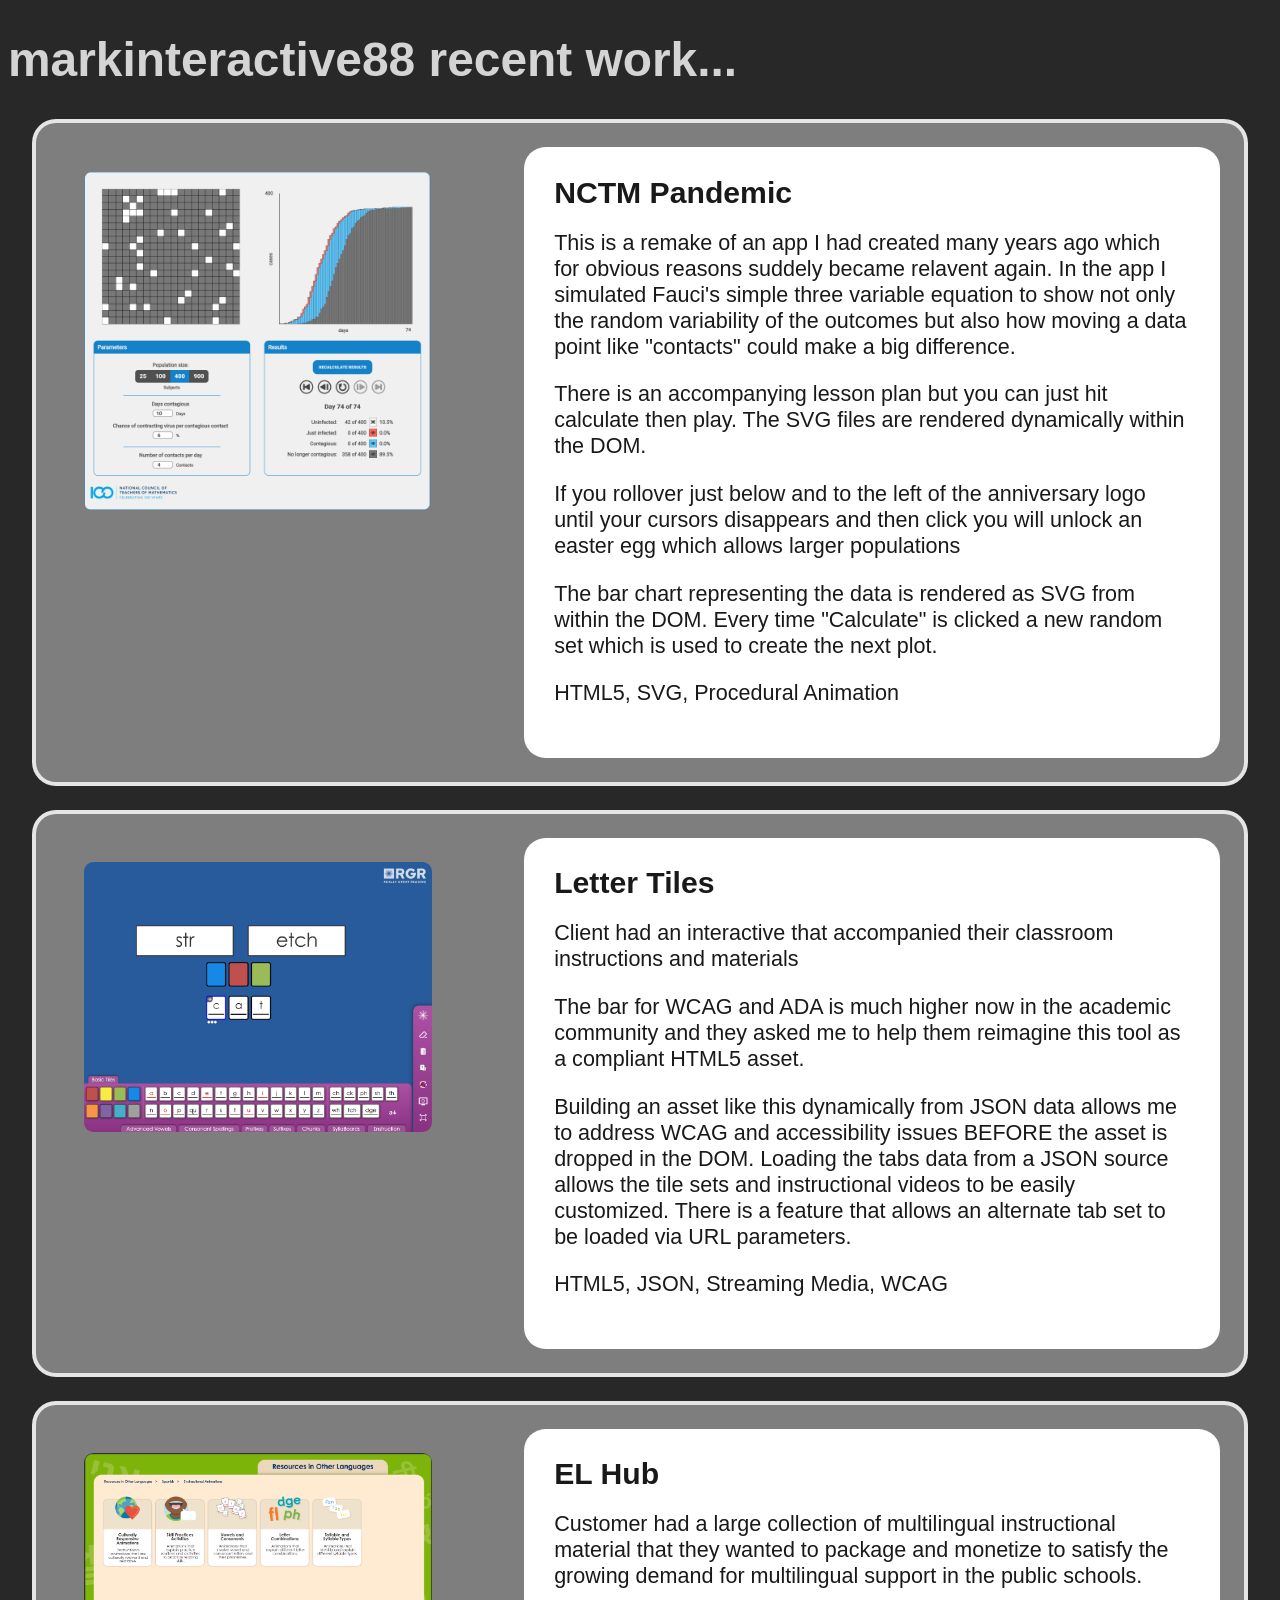
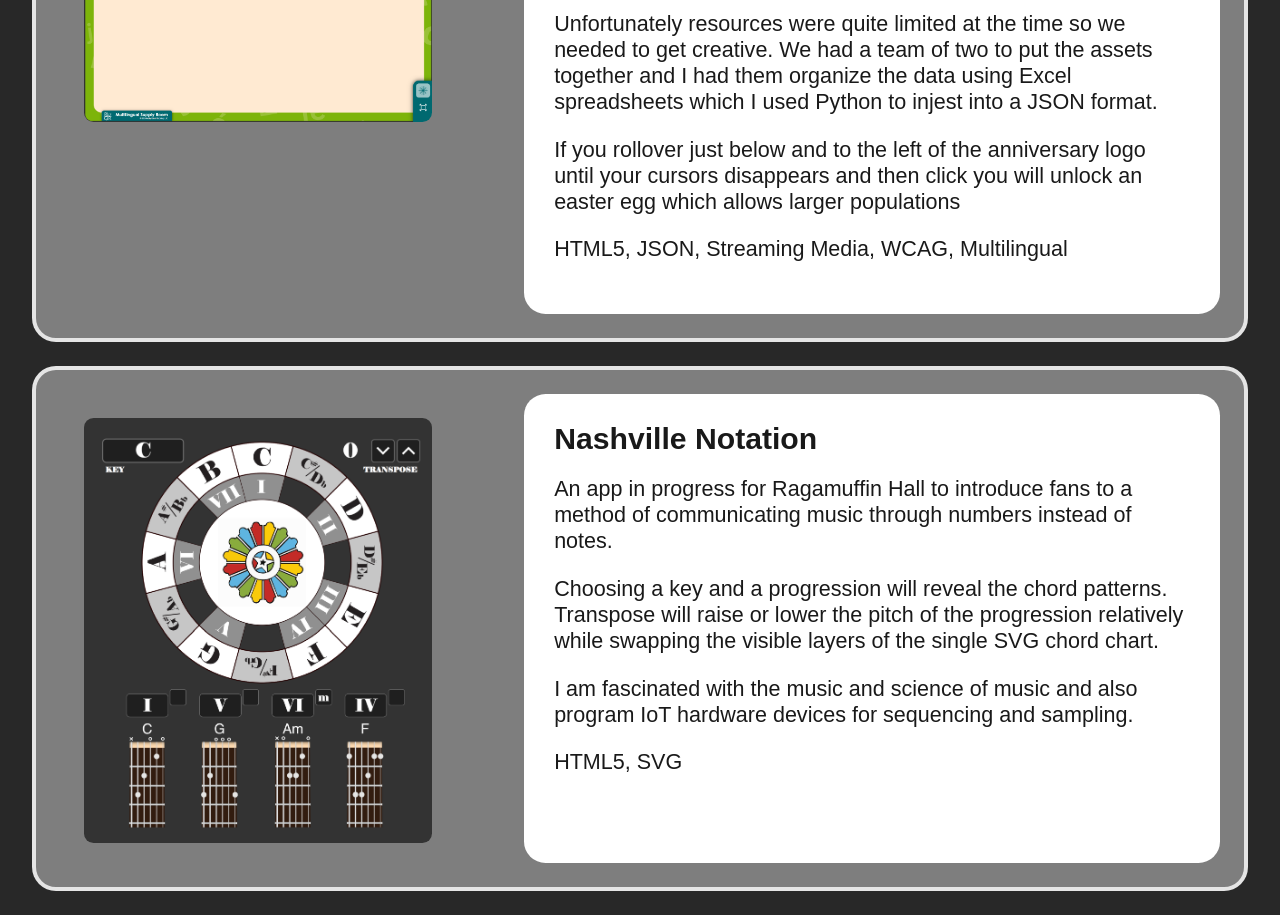
<file: html5/index.html>
<!DOCTYPE html>
<html lang="en">

<head>
    <title>markinteractive88 some recent work...</title>
    <!-- Allow web app to be run in full-screen mode. -->
    <meta name="apple-mobile-web-app-capable" content="yes">
    <meta name="mobile-web-app-capable" content="yes">

    <!-- Make the app title different than the page title. -->
    <meta name="apple-mobile-web-app-title" content="markinteractive88 samples">

    <!-- Configure the status bar. -->
    <meta name="apple-mobile-web-app-status-bar-style" content="black-transparent">

    <!-- Set the viewport. -->
    <!--<meta name="viewport" content="width=device-width, initial-scale=1, maximum-scale=1, user-scalable=no">-->
    <script src="js/jquery-3.6.1.min.js"></script>

    <script src="js/samples.js"></script>
    <link rel="stylesheet" type="text/css" href="css/styles.css">

</head>

<body>
    <div id="wrapper">
        <h1>markinteractive88 recent work...</h1>
        <div class="sample">
            <div class="preview">
                <a href="NCTMPandemic">
                <img src="img/sample1.png" alt="NCTM Pandemic App" />
                </a>
            </div>
            <div class="description">
                <h2>NCTM Pandemic</h2>
                <p>This is a remake of an app I had created many years ago which for obvious reasons suddely became
                    relavent again. In the app I simulated Fauci's simple three variable equation to show not only the
                    random
                    variability of the outcomes but also how moving a data point like "contacts" could make a big
                    difference.
                </p>
                <p>There is an accompanying lesson plan but you can just hit calculate then play. The SVG files are
                    rendered
                    dynamically within the DOM.</p>
                <p>If you rollover just below and to the left of the anniversary logo until your cursors disappears and
                    then
                    click you will unlock an easter egg which allows larger populations</p>

                <p>The bar chart representing the data is rendered as SVG from within the DOM. Every time "Calculate" is
                    clicked a new random set which is used to create the next plot.</p>

                <p>HTML5, SVG, Procedural Animation</p>
            </div>
        </div>

        <div class="sample">
            <div class="preview">
                <a href="LTFPv2">
                    <img src="img/sample3.png" alt="Letter Tile App" />
                </a>
            </div>
            <div class="description">
                <h2>Letter Tiles</h2>
                <p>Client had an interactive that accompanied their classroom instructions and materials</p>
                <p>The bar for WCAG and ADA is much higher now in the academic community and they asked me to help them
                    reimagine this tool as a compliant HTML5 asset.</p>
                <p>Building an asset like this dynamically from JSON data allows me to address WCAG and accessibility
                    issues
                    BEFORE the asset is dropped in the DOM. Loading the tabs data from a JSON source allows the tile
                    sets and
                    instructional videos to be easily customized. There is a feature that allows an alternate tab set to
                    be
                    loaded via URL parameters.</p>
                <p>HTML5, JSON, Streaming Media, WCAG</p>

            </div>
        </div>
        <div class="sample">
            <div class="preview">
                <a href="ELHub">
                <img src="img/sample4.png" alt="EL Language App" />
                    </a>
            </div>
            <div class="description">
                <h2>EL Hub</h2>
                <p>Customer had a large collection of multilingual instructional material that they wanted to package
                    and
                    monetize to satisfy the growing demand for multilingual support in the public schools.</p>
                <p>Unfortunately resources were quite limited at the time so we needed to get creative. We had a team of
                    two to
                    put the assets together and I had them organize the data using Excel spreadsheets which I used
                    Python to
                    injest into a JSON format.</p>
                <p>If you rollover just below and to the left of the anniversary logo until your cursors disappears and
                    then
                    click you will unlock an easter egg which allows larger populations</p>
                <p>HTML5, JSON, Streaming Media, WCAG, Multilingual</p>

            </div>
        </div>
        <div class="sample">
            <div class="preview">
                <a href="NashvilleNotation">
                <img src="img/sample2.png" alt="Nashville Notation App" />
            </a>
            </div>
            <div class="description">
                <h2>Nashville Notation</h2>
                <p>An app in progress for Ragamuffin Hall to introduce fans to a method of communicating music through
                    numbers
                    instead of notes.</p>
                <p>Choosing a key and a progression will reveal the chord patterns. Transpose will raise or lower the
                    pitch of
                    the progression relatively while swapping the visible layers of the single SVG chord chart.</p>
                    <p>I am fascinated with the music and science of music and also program IoT hardware devices for sequencing and sampling.</p>
                <p>HTML5, SVG</p>
            </div>
        </div>
    </div>
</body>

</html>
</file>
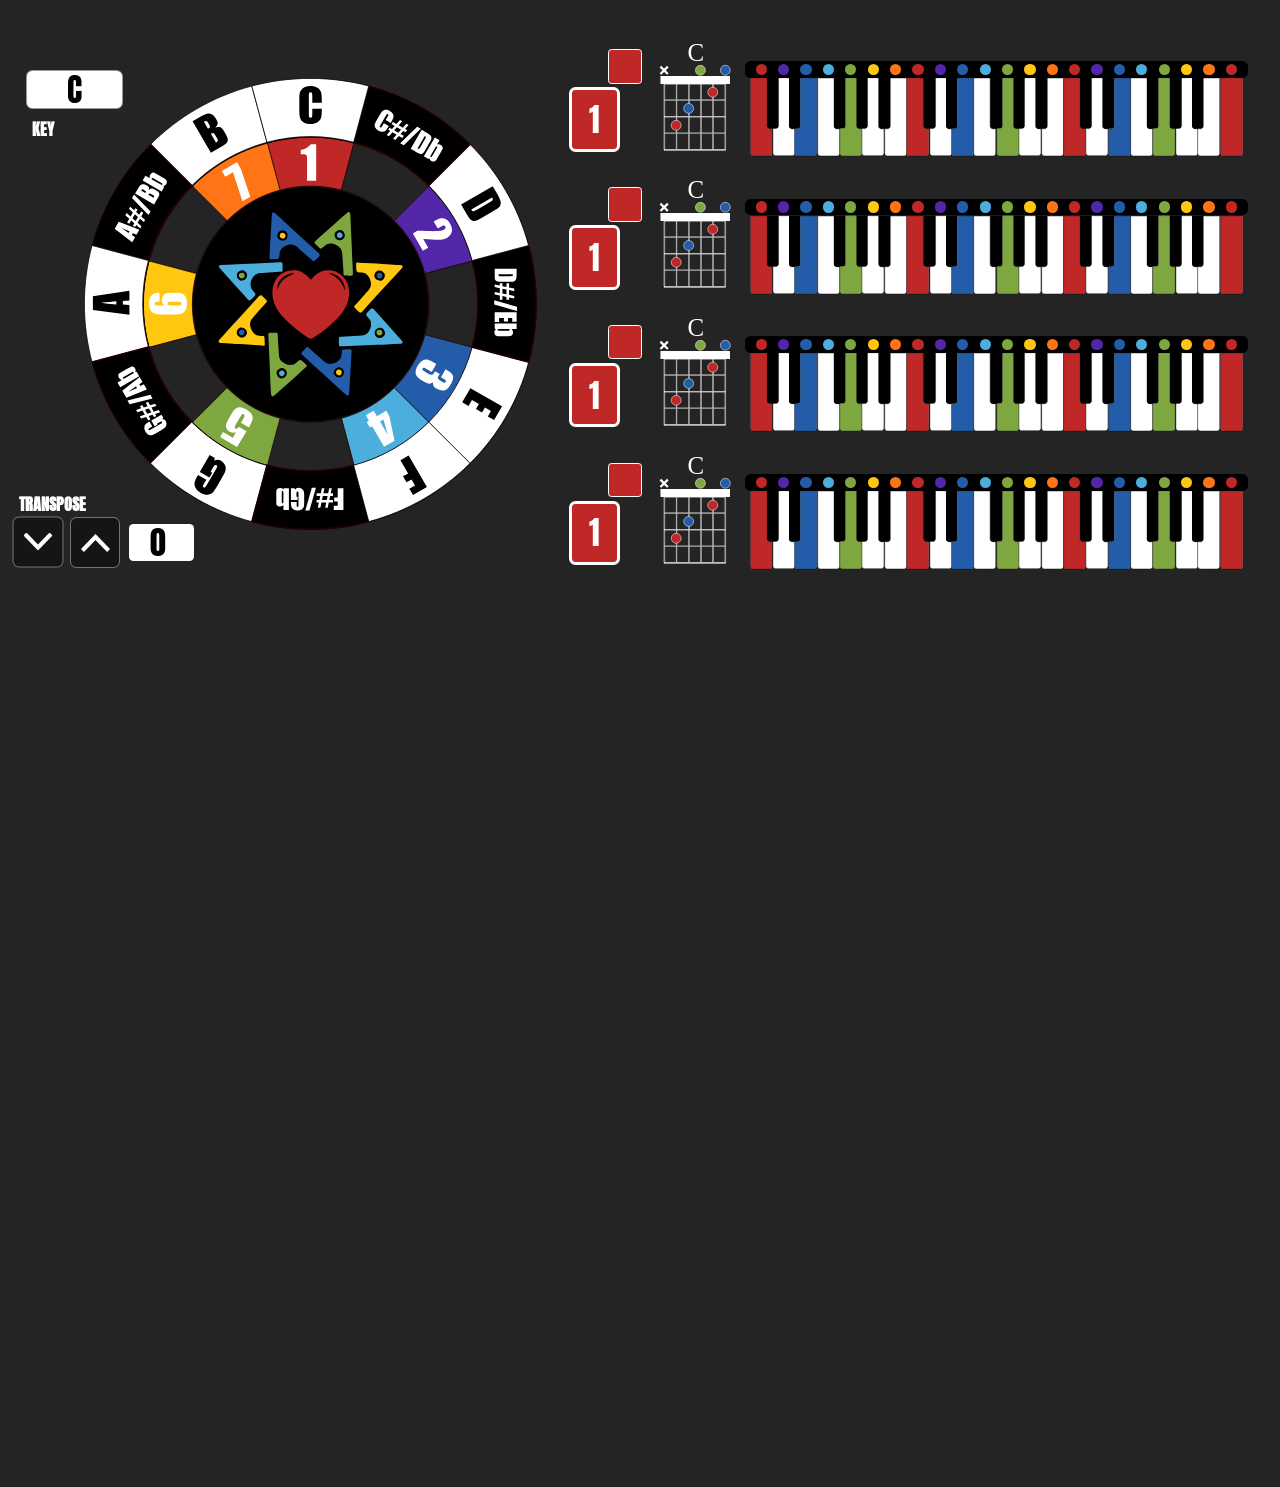
<file: html5/NashvilleNotation/index.html>
<!DOCTYPE html>
<html lang="en">

<head>
    <title>Ragamuffin Hall Nashville Notation Wheel</title>
    <!--<link rel="icon" href="favicon.ico" type="image/x-icon">-->
            <!-- Or for a PNG: -->
      <link rel="icon" href="img/icon.png" type="image/png"> 
    <!--<meta name="viewport" content="width=device-width, initial-scale=1.0">-->
    <!-- Allow web app to be run in full-screen mode. -->
    <meta name="apple-mobile-web-app-capable" content="yes">
    <meta name="mobile-web-app-capable" content="yes">

    <!-- Make the app title different than the page title. -->
    <meta name="apple-mobile-web-app-title" content="Ragamuffin Hall Nashville Notation">

    <!-- Configure the status bar. -->
    <meta name="apple-mobile-web-app-status-bar-style" content="black-transparent">

    <!-- Set the viewport. -->
    <!--<meta name="viewport" content="width=device-width, initial-scale=1, maximum-scale=1, user-scalable=no">-->
    <!-- Set OGP stuff -->
    <!-- Open Graph Protocol (OGP) Meta Tags for Link Previews -->
    <meta property="og:title" content="Ragamuffin Nashville Notation Tool">
    <meta property="og:description" content="Nashville Notation Visualizer.">
    <meta property="og:image" content="img/launch.png">
    <meta property="og:url" content="https://www.tribeofabraham.com">
    <meta property="og:type" content="website"> <!-- Or "article", "blog", etc. -->

    <!-- Set iOS stuff -->
    <link rel="apple-touch-icon" href="img/icon.png">
    <link rel="apple-touch-icon" sizes="76x76" href="img/icon-76x76.png">
    <link rel="apple-touch-icon" sizes="120x120" href="img/icon-120x120.png">
    <link rel="apple-touch-icon" sizes="152x152" href="img/icon-152x152.png">
    <link rel="apple-touch-icon" sizes="180x180" href="img/icon-180x180.png">
    <link rel="apple-touch-startup-image" href="img/launch_portrait.png"
        media="(device-width: 320px) and (device-height: 568px) and (-webkit-device-pixel-ratio: 2) and (orientation: portrait)">
    <link rel="apple-touch-startup-image" href="img/launch.png"
        media="(device-width: 320px) and (device-height: 568px) and (-webkit-device-pixel-ratio: 2) and (orientation: landscape)">
    <!-- Add more sizes and media queries for other devices and orientations -->

    <script src="js/jquery-3.6.1.min.js"></script>
    <script src="js/nn.js"></script>
    <link rel="stylesheet" type="text/css" href="css/nn.css">
    <link rel="stylesheet" type="text/css" href="css/fonts.css">
    <link rel="stylesheet" type="text/css" href="css/colors.css">
</head>

<body>
    <div id="wrapper" role="main">
        <div class="circle">
            <div class="wheelBack"></div>
            <img id="numbers" class="ring" src="img/nnInner.svg" />
            <img id="keys" class="ring" src="img/nnOuter.svg" />

        </div>
        <div class="chords">
            <div id="progression">
                <div id="selectProg1" class="dialog bottom">
                    <select class="chordSelect">
                        <option>1</option>
                        <option>2</option>
                        <option>3</option>
                        <option>4</option>
                        <option>5</option>
                        <option>6</option>
                        <option>7</option>
                    </select>
                    <select class="modSelect">
                        <option></option>
                        <option>m</option>
                        <option>7</option>

                    </select>
                    <div class="chordChart">
                    </div>
                    <div class="scales">
                        <div class="note"></div>
                    </div>
                    <div class="pianoChartBack"></div>
                    <div class="pianoChart">

                    </div>
                </div>
                <div id="selectProg2" class="dialog bottom">
                    <select class="chordSelect">
                        <option>1</option>
                        <option>2</option>
                        <option>3</option>
                        <option>4</option>
                        <option>5</option>
                        <option>6</option>
                        <option>7</option>
                    </select>
                    <select class="modSelect">
                        <option></option>
                        <option>m</option>
                        <option>7</option>

                    </select>
                    <div class="chordChart">
                    </div>
                    <div class="scales">
                    </div>
                    <div class="pianoChartBack"></div>
                    <div class="pianoChart">

                    </div>
                </div>
                <div id="selectProg3" class="dialog bottom">
                    <select class="chordSelect">
                        <option>1</option>
                        <option>2</option>
                        <option>3</option>
                        <option>4</option>
                        <option>5</option>
                        <option>6</option>
                        <option>7</option>
                    </select>
                    <select class="modSelect">
                        <option></option>
                        <option>m</option>
                        <option>7</option>

                    </select>
                    <div class="chordChart">
                    </div>
                    <div class="scales">
                    </div>
                    <div class="pianoChartBack"></div>
                    <div class="pianoChart">

                    </div>
                </div>
                <div id="selectProg4" class="dialog bottom">
                    <select class="chordSelect">
                        <option>1</option>
                        <option>2</option>
                        <option>3</option>
                        <option>4</option>
                        <option>5</option>
                        <option>6</option>
                        <option>7</option>
                    </select>
                    <select class="modSelect">
                        <option></option>
                        <option>m</option>
                        <option>7</option>

                    </select>
                    <div class="chordChart">
                    </div>
                    <div class="scales">
                    </div>
                    <div class="pianoChartBack"></div>
                    <div class="pianoChart">

                    </div>
                </div>

            </div>
        </div>
        <div id="selectKey" class="">
            <h1 class="keyTxt">KEY</h1>
            <select tabindex="1">
                <option>C</option>
                <option>C#/Db</option>
                <option>D</option>
                <option>D#/Eb</option>
                <option>E</option>
                <option>F</option>
                <option>F#/Gb</option>
                <option>G</option>
                <option>G#/Ab</option>
                <option>A</option>
                <option>A#/Bb</option>
                <option>B</option>
            </select>
            <h1 class="transposeTxt">TRANSPOSE</h1>
            <div id="trans">0</div>
            <div id="tranDown" class="tranBtn up" tabindex="0"></div>
            <div id="tranUp" class="tranBtn down" tabindex="0"></div>
        </div>


    </div>
</body>

</html>
</file>
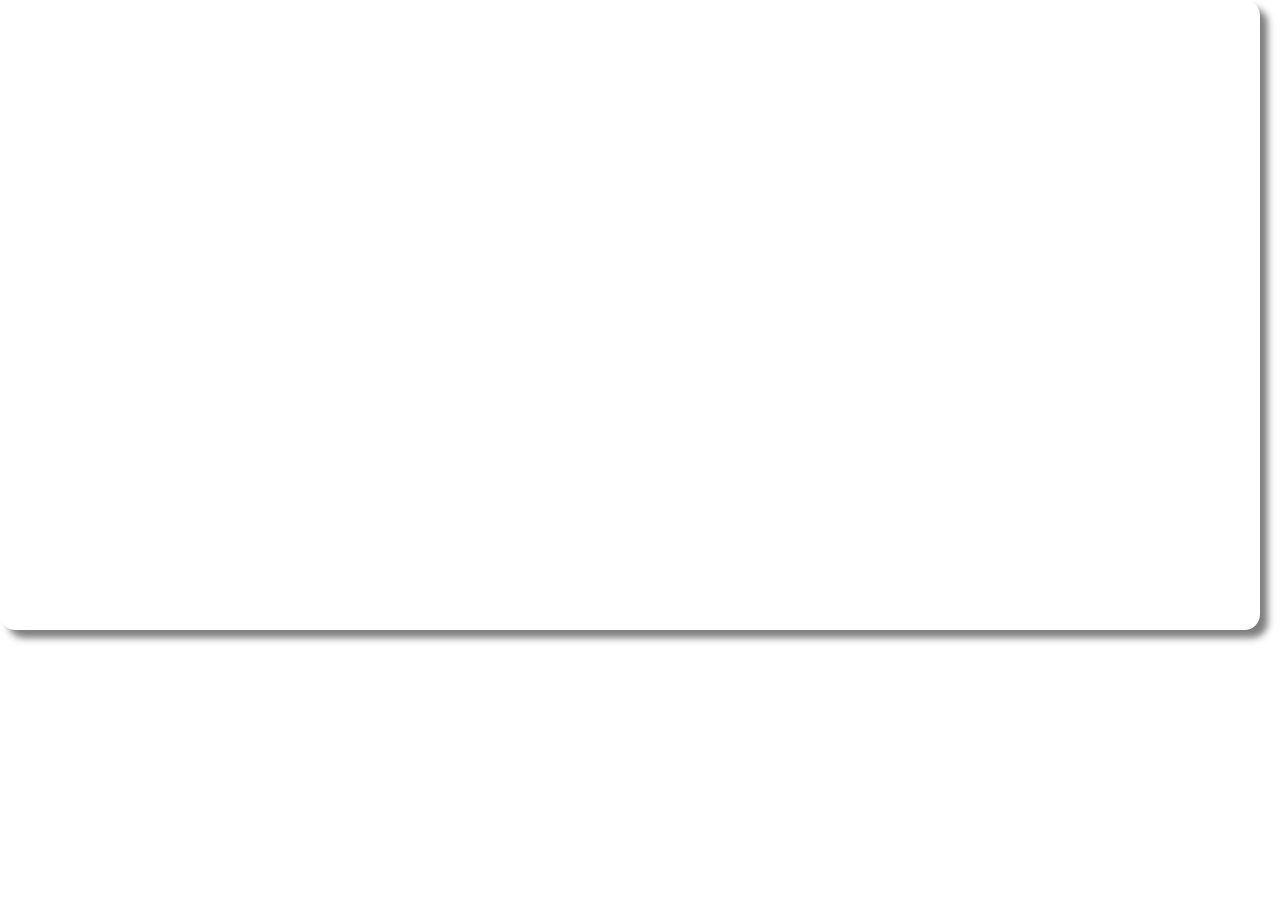
<file: html5/LTFPv2Files/widgets/mediaplayer/index.html>
<!DOCTYPE html>
<html>

<head>
	<title>Really Great Reading-Media Player</title>
    <script src="js/jquery-3.6.1.min.js"></script>
    <script src="js/media.js"></script>
    <script src="js/dash.all.min.js"></script>
    <!--<script src="js/ws.js"></script>-->
    <!--<script src="https://cdn.socket.io/4.0.0/socket.io.min.js"></script>-->
    
    <link rel="stylesheet" type="text/css" href="css/media.css">
    <link rel="stylesheet" type="text/css" href="css/colors.css">
</head>

<body >
	<div id="wrapper" role="presentation">

	</div>
</body>

</html>
</file>
<file: html5/css/styles.css>
body {
            font-family: 'Lucida Sans', 'Lucida Sans Regular', 'Lucida Grande', 'Lucida Sans Unicode', Geneva, Verdana, sans-serif;
            background-color:rgba(40,40,40,1);
            color:rgba(255,255,255,.8);
            font-size:14px;
        }

        #wrapper {
            font-size:.9em;
        }       
         .sample {
            background-color:rgba(255,255,255,.4);
            padding:1em;
            margin:1em;
            border-radius:1em;
            border:solid .2em rgba(255,255,255,.8);
            color:rgba(0,0,0,.9);
        }

        .preview {
     
            float:left;
            margin:1em;

        }
        .preview {
            position:relative;
            width:30%;
            height:100%;
            display:inline-block
        }

        .preview img {
            width:100%;
            border-radius:.4em;
        }
        h2 {
            line-height: .8em;
            font-size:1.4em;
        }
        .description {
            margin-left:40%;
            font-size:.9em;
            min-height:20em;
            background-color:white;

            padding:1.4em;
            padding-top:.4em;
            border-radius:1em;
        }
</file>
<file: html5/NashvilleNotation/css/nn.css>
body {
    padding: 0;
    margin: 0;
    height: 100%;
    background-color: rgba(0, 0, 0, .86);
    user-select: none;
    overflow: hidden;
    margin: 0;
    padding: 0;
    text-align: center;
    font-family: 'BodyText';
    font-size: 14px;
}

#wrapper {
    position: relative;
    display: inline-block;
    text-align: center;
    height: 44em;
    width: 40em;
    font-size: 1.2em;
    top: 2em;
}
select:focus {
    appearance: none;
    border:none;

}
.circle {
    height: 18em;
    width: 18em;
    display: inline-block;
    float: left;
    position: relative;
}

.circle img {
    height: 14em;
    width: 14em;

}


.chords {
    float: left;
    display: inline-block;
    height: 40em;
    width: 50em;
    position: relative;
    font-size: .32em;
    top: 5em;
    left: -8em;
}

.chords #progression {
    font-size: 1.3em;
    top: -6em;
    left: 1.8em;
    width: 50em;
    height: 40em;

}

@media (orientation: portrait) {

    .circle {
        height: 20em;
        width: 36em;
        display: inline-block;
        float: left;
        left: 2em;
        position: relative;
    }

    #wrapper .chords {
        float: left;
        display: inline-block;
        height: 40em;
        width: 90em;
        position: relative;
        font-size: .34em;
        left: 0em;
        top: -2em;
    }

    .chords #progression {
        top: 1em;
        font-size: 1.5em;
        width: 60em;


    }

    .circle img {
        top: 0em;
        height: 20em;
        width: 20em;
        left: 8em;
    }

    #progression .dialog {
        width: 45em;
        height: 6em;
        font-size: 2em;
    }


    /*Transpose in MQ*/

    #selectKey #trans {
        position: absolute;
        left: 26.8em;
        /*top: .78em;*/
        top: .15em;
        font-size: 1.2em;
        text-align: center;
        height: 1.14em;
        width: 1.8em;
        border-radius: .14em;
        line-height: 1.2em;
    }

    #selectKey h1 {
        position: absolute;
        top: 3.3em;
        color: white;
        font-size: .5em;
        line-height: 1em;
        left: 2em;
    }

    #wrapper #selectKey h1.keyTxt {
        
    }

    #wrapper #selectKey select {
        /* left: 1em;*/
 
    }
    

    #wrapper #selectKey h1.transposeTxt {
        left: 67.6em;
        top: 3.4em;
        width: auto;
    }

    #selectKey .tranBtn {
        position: absolute;
        top: .1em;
        left: 36em;
        background-color: var(--ghostBlack40);
        cursor: pointer;
        height: 1.5em;
        width: 1.5em;
        border-radius: .2em;
        border: solid .05em var(--ghostWhite40);
        background-image: url(../img/arrow.svg);
        background-size: 60% auto;
        background-position: center center;
        background-repeat: no-repeat;
    }


    #selectKey .tranBtn.down {
        left: 34.4em;

    }

    #wrapper .wheelBack {
        display: none;
        position: absolute;
        left: 7em;
        top: .2em;
        height: 22em;
        width: 22em;
        background-color: var(--ghostWhite20);
        border-radius: 50%;
    }

    /*End Transpose in MQ*/
}

#branding {
    position: absolute;
    bottom: .4em;
    width: 4em;
    height: 4em;
    right: 1em;
    display: none;
}

.dialog {
    position: absolute;
    top: 0em;
    left: 0em;
    width: 31em;
    height: em;
    z-index: 1;
    font-size: 1.6em;

}

.scales {
    position: absolute;
    top: .9em;
    left: 7.9em;
    height: .6em;
    width: 18em;
    z-index: 10;
    font-size: 1.3em;
    border-radius: .2em;
    background-color: var(--ghostWhite40);
    background-color: black;
}

.note {
    position: absolute;
    top: 0.1em;
    height: .4em;
    width: .4em;
    background-color: white;
    border-radius: 50%;

}

.pianoChart,
.pianoChartBack {
    position: absolute;
    top: .2em;
    left: .4em;
    height: 6em;
    width: 45em;
    z-index: 2;
    font-size: 1.3em
}

.pianoChartBack {
    z-index: 0;
}


.pianoChart div {
    position: absolute;
    top: 0.6em;
    height: 3em;
    width: 1em;
}

.pianoChartBack div {
    position: absolute;
    top: 0.6em;
    height: 3em;
    width: 1em;
}

.pianoChart div svg {
    position: absolute;
    top: 0.6em;
    height: 3em;
    width: 1em;
}

.pianoChartBack div svg {
    position: absolute;
    top: 0.6em;
    height: 3em;
    width: 1em;
}

.pianoChart img {
    height: 5em;
    width: auto;
}

.pianoChartBack img {
    height: 5em;
    width: auto;
}

#selectKey {
    position: absolute;
    right: 0;
    left: 0;
    height: 4em;
    width: 100%
}

#selectKey select {
    position: absolute;
    top: .18em;
    left: .8em;
    height: 1.2em;
    width: 3em;
    appearance: none;
    -webkit-appearance: none;
    font-family: 'BodyText';
    border-radius: .2em;
    padding: 0;
    margin: 0;
    font-size: 1em;
    line-height: 1.1em;
    background-color: white;
    color: black;
    background-color: white;
    border: solid .01em var(--ghostBlack40);
    cursor: pointer;
}

#selectKey option {
    -webkit-appearance: none;
    appearance: none;
    text-align: center;
    padding: 0;
    margin: 0;
    font-size: .6em;
}

#trans {
    position: absolute;
    left: 4em;
    /*top: .78em;*/
    top: 14.2em;
    font-size: 1em;
    text-align: center;
    height: 1.14em;
    width: 1.8em;
    border-radius: .14em;
    line-height: 1.2em;
    color: black;
    background-color: white;
    padding-right: .2em;

}

#selectKey h1 {
    position: absolute;
    top: 3.6em;
    color: white;
    font-size: .5em;
    line-height: 1em;
}

#selectKey h1.keyTxt {
    left: 2em;
    top:2.8em;

}

#selectKey h1.transposeTxt {
    left: 1.2em;
    top: 26em;
    width: auto;
}

.tranBtn {
    position: absolute;
    top: 14em;
    left: 2.16em;
    background-color: var(--ghostBlack40);

    cursor: pointer;
    height: 1.5em;
    width: 1.5em;
    border-radius: .2em;
    border: solid .05em var(--ghostWhite40);
    background-image: url(../img/arrow.svg);
    background-size: 60% auto;
    background-position: center center;
    background-repeat: no-repeat;
}

.tranBtn:hover {
    border: solid .05em var(--ghostWhite80);
}

.tranBtn.down {
    left: 0.4em;
    transform: rotate(180deg);
}

.ring {
    position: absolute;
    top: .4em;
    left: 2.6em;
    right: 0;
    transition: .5s all ease;
    display: inline-block;
    border-radius: 50%;
}

.ring img {
    display: none;
}

.wheelBack {
    display: none;
    position: absolute;
    left: 3.98em;
    top: 1.58em;
    height: 11.8em;
    width: 11.8em;
    background-color: var(--ghostWhite20);
    border-radius: 50%;
    border: solid .14em black;
    box-shadow: 0 .25em .5em rgba(0, 0, 0, .6);
}

#numbers {
    position: absolute;
    background-size: 40% 40%;
    background-position: center center;
    background-repeat: no-repeat;

}

#progression {
    display: block;
    position: absolute;

    height: 11.4em;
    width: 30.6em;
    left: 0em;
}

#progression select {
    position: absolute;
    left: 1.4em;
    top: 1.6em;
    -webkit-appearance: none;
    appearance: none;
    text-align: center;
    font-family: 'BodyText';
    border-radius: .2em;
    font-size: 1.5em;
    background-color: none;
    color: white;
    width: 1.6em;
    height: 2em;
    cursor: pointer;
    z-index: 10;
    border: solid .1em white;
    padding:0em;
}

#progression option {
    font-size: .6em;

}

#progression select option {
    background-color: white;
    color: black;

}

#progression select.modSelect {
    font-size: .8em;
    position: absolute;
    left: 4.9em;
    top: .8em;
    padding: 0.1em;
    color: white;
    width:2em;
    height:2em;
    text-align: center;

}

#selectProg1 {
    left: 0;
}

#selectProg2 {
    left: 0em;
    top: 6.4em;
}

#selectProg3 {
    left: 0em;
    top: 12.8em;
}

#selectProg4 {
    left: 0em;
    top: 19.2em;
}

#progression .chordChart {
    position: absolute;
    top: -.48em;
    left: 5.8em;
    height: 5.8em;
    width: 3.9em;
    border-radius: .4em;
    padding: .2em;
}
</file>
<file: html5/NashvilleNotation/css/fonts.css>
@charset "UTF-8";
@font-face {
	font-family:'BodyText';
	src:url('../fonts/Anton-Regular.ttf')
}
</file>
<file: html5/NashvilleNotation/css/colors.css>
body {
/*Universal Colors*/
    --textBlack:#333333;
    --textWhite:#ffffff;  
    --ghostWhite20: rgba(255,255,255,.2);
    --ghostWhite40: rgba(255,255,255,.4);
    --ghostWhite60: rgba(255,255,255,.6);
    --ghostWhite80: rgba(255,255,255,.8);
    --ghostBlack20: rgba(0,0,0,.2);
    --ghostBlack40: rgba(0,0,0,.4);
    --ghostBlack60: rgba(0,0,0,.6);
    --ghostBlack80: rgba(0,0,0,.8);
}
</file>
<file: html5/LTFPv2Files/widgets/mediaplayer/css/media.css>
body {
    padding: 0;
    margin: 0;
    height: 100%;
    background-color: rgba(255, 255, 255, 0);
    user-select: none;
    overflow: hidden;
    margin: 0;
    padding: 0;
}

@font-face {
    font-family: 'DisplayText';
    /*src:url('../fonts/OpenSans-Bold.ttf')*/
    src: url('../../../fonts/RGRCenturyGothicBold_21.otf');
}


.vid.bubble {
    position: absolute;
    background-color: rgba(255, 255, 255, 0);
    height: 60em;
    width: 41em;
    /*border-radius: 50%;*/
    overflow: hidden;
    text-align: center;
    /*overflow: hidden;*/
    top: 0;

}

.vid.bubble .videoControlBlock {
    position: absolute;
    bottom: 1.4em;
    left: 27.6em;
    right: 13em;
    height: 4.8em;
    background-color: var(--clearblack);
    z-index: 4;
    
}

.vid.bubble .vidPlay {
    position: absolute;
    top: 0;
    left: 0;
    height: 30em;
    width: 30em;
    z-index: 11;
    background-color: rgba(0, 0, 0, .5);
    background-image: url(../img/play.svg);
    cursor: pointer;
}

.vid.bubble .btn.vidPlayToggle {
    position: absolute;
    top: 0.25em;
    left: 0em;
    height: 39em;
    width: 39em;
    z-index: 2;
    background-color: rgba(0, 0, 0, 0);
    background-image: none;
    cursor: pointer;
    border-radius: 50%;
    border: solid .4em transparent;
}

.vid.bubble.avatar .btn.vidPlayToggle {
    border-radius: 3em;
    height: 42.4em;
    width: 39.2em;
}

.vid.bubble.avatar .btn.vidPlayToggle.paused {
    position: absolute;
    background-color: rgba(0, 0, 0, .5);
    background-image: url(../img/play.svg);
    border: solid .4em var(--textWhite);
}
/*
.vid.bubble .btn.vidPlayToggle:hover,
.vid.bubble .btn.vidPlayToggle:focus {
    background-color: rgba(0, 0, 0, .5);
    background-image: url(../img/pause.svg);
    border: solid .4em var(--textWhite);
}

.vid.bubble .btn.vidPlayToggle.paused:hover,
.vid.bubble .btn.vidPlayToggle.paused:focus {
    background-color: rgba(0, 0, 0, .5);
    background-image: url(../img/play.svg);
    border: solid .4em var(--textWhite);
}*/

.vid.bubble .btn {
    position: absolute;
    background-color: var(--clearBlack);
    border: solid .4em transparent;
    height: 7em;
    width: 7em;
    z-index: 3;
    cursor: pointer;
    border-radius: 2em;
    background-image: none;
    background-size: 90% auto;
    background-position: center center;
    background-repeat: no-repeat;
}

.vid.bubble .btn:hover,
.vid.bubble .btn:focus {
    background-color: var(--control);
    border: solid .4em var(--textWhite);
}

.vid.bubble .vidCCToggle {
    top: .2em;
    left: 8em;
    background-image: url(../img/captions.svg);
}

.vid.bubble .vidCCToggle.captionsOff {
    background-image: url(../img/captionsOff.svg);
}

.vid.bubble .vidAudioToggle {
    top: .2em;
    left: 16em;
    background-image: url(../img/unmuted.svg);
}

.vid.bubble .vidAudioToggle.audioOff {
    background-image: url(../img/muted.svg);
}

.vid.bubble .vidFullScreen {
    top: .2em;
    left: 24em;
    background-image: url(../img/fullscreen.svg);
}

.vid.bubble .videoBox {
    position: absolute;
    height: 40em;
    width: 40em;
    border-radius: 50%;
    top: 0;
    left: 0;
    overflow: hidden;
}

.vid.bubble.avatar .videoBox {
    position: absolute;
    height: 46em;
    width: 41em;
    border-radius: .5em;
    top: 0;
    left: 0;
    overflow: hidden;
}

.vid.bubble video {
    position: relative;
    top: 0em;
    height: 41em;
    width: auto;
    left: -18em;
}

.vid.bubble.avatar video {
    position: relative;
    top: 0em;
    height: 50em;
    width: auto;
    left: -24em;

}

.vid.bubble.avatar .vidCaption {
    bottom: 8em;
    font-size: 2.2em;
    width: 16.8em;
}

.vid.bubble .vidCaption {
    background-color: var(--textWhite);
    border: solid .2em var(--control);
    color: var(--control);
    position: absolute;
    left: .6em;
    bottom: 6em;
    width: 14em;
    padding: .2em;
    font-size: 2.5em;
    border-radius: 1em;
    font-family: 'DisplayText';
    z-index: 3;
    box-shadow: 0 0 .5em rgba(0, 0, 0, .5);
    ;
}

/*put new Vidbubble 16x9here----------------------------------------------------------*/
.vid.bubble.bubble16x9 {
    top: -.4em;
    height: 32em;
    width: 50em;
    left: 1em;

}

.vid.bubble.bubble16x9 .videoBox {
    top: 3em;
    height: 20.4em;
    width: 36em;
    left: 3em;
    border-radius: 0;
    border-radius: 1em;
    overflow: hidden;
    position:absolute;

}

.vid.bubble.bubble16x9 video {
    position: absolute;
    left: 0;
    right: 0;
    height: auto;
    width: 36.4em;
    background-color: var(--control);
}


.vid.bubble.bubble16x9.videoControlBlock {
    background-color: var(--control);

    position: absolute;
    z-index: -1;
    bottom: -3.8em;
    height: 3.8em;
    width: 10.6em;
    left:80em;
    border-bottom-right-radius: 1em;
    border-bottom-left-radius: 1em;
    box-shadow: 0.625em 0.4375em 1.25em rgba(0, 0, 0, 0.2);

}
.vid.bubble.bubble16x9 .captionBlock {
    position: absolute;
    top: 25.6em;
    left: 1.4em;
    height: 20em;
    width: 26em;

}

.vid.bubble.bubble16x9 .control {
    position: absolute;
    bottom: 0em;
    height: 3.4em;
    left: 0em;
    right: 0em;
    z-index: 0;
    background-color: rgba(0, 0, 0, .5);
    background-position: center center;
    background-repeat: no-repeat;
}

.vid.bubble.bubble16x9 .btn {
    font-size: 1em;
    position: absolute;
    bottom: 2em;
    height: 2em;
    width: 2em;
    z-index: 1;
    background-color: rgba(255, 255, 255, 0);
    border-radius: 50%;
    background-position: center center;
    background-repeat: no-repeat;
    cursor: pointer;
    border: solid .2em rgba(255, 255, 255, 0);
}

.vid.bubble.bubble16x9 .btn:hover {
    position: absolute;

    background-color: rgba(255, 255, 255, .2);

    background-position: center center;
    background-repeat: no-repeat;
    cursor: pointer;
    border: solid .2em rgba(255, 255, 255, .4);
}

.vid.bubble.bubble16x9 .btn:focus {
    border: solid .2em rgba(255, 255, 255, 1);
    outline: none;
}

.vid.bubble.bubble16x9 .vidPlayToggle {
    left: .6em;
    background-image: url(../img/pause.svg);
}

.vid.bubble.bubble16x9 .vidPlayToggle.paused {
    background-image: url(../img/play.svg);
}



.vid.bubble.bubble16x9 .vidCCToggle {
    left: 3.2em;
    background-image: url(../img/captions.svg);
}

.vid.bubble.bubble16x9 .vidCCToggle.captionsOff {
    background-image: url(../img/captionsOff.svg);
}

.vid.bubble.bubble16x9 .vidAudioToggle {
    left: 6em;
    background-image: url(../img/unmuted.svg);
}

.vid.bubble.bubble16x9 .vidFullScreen {
    right: 1em;
    background-image: url(../img/fullscreen.svg);
}

.vid.bubble.bubble16x9 .vidClose {
    left: 32em;
    background-size: 60% auto;
    background-image: url(../img/btnClose.svg);
}

.vid.bubble.bubble16x9 .vidAudioToggle.audioOff {
    background-image: url(../img/muted.svg);
}



.vid.bubble.bubble16x9 .vidCaptionTextBlock {
    position: relative;
    left: 0;
    top: 0em;
    width: auto;
    height: auto;
    display: inline-block;
    font-size: .5em;
    font-family: "DisplayText";
    border-radius: .5em;
    background-color: var(--clearBlack);

}


.vid.bubble.bubble16x9 .vidCaption {
    background-color: var(--textWhite);
    border: solid .2em var(--control);
    color: var(--control);
    position: relative;
    left: 0em;
    bottom: 0em;
    width: 14em;
    padding: .2em;
    font-size: 2.5em;
    border-radius: 1em;
    font-family: 'DisplayText';
    z-index: 3;
    box-shadow: 0 0 .5em rgba(0, 0, 0, .5);
    ;
}

.vid.bubble .vidCaption {
    padding: .25em;
    color: var(--control);
    position: absolute;

    width: auto;
    font-family: "DisplayText";
    margin: .25em;
}

.vid.bubble.bubble16x9 .vidSlider {
    position: absolute;
    background-color: rgba(0, 0, 0, 0);
    color: #fff;
    bottom: 1.8em;
    right: 1.6em;
    width: 17em;
    display: block;
    font-size: .5em;
}

/*Input Range Slider*/
.vid.bubble.bubble16x9 input[type="range"] {
    /* removing default appearance */
     -webkit-appearance: none;*/
     appearance: none;*/
    position: absolute;
    /* removing default appearance */

    /* creating a custom design */
    cursor: pointer;
    outline: none;
    border-radius: 2em;
    overflow: hidden;
    /* New additions */
    background-color: var(--clearBlack);
    border: solid .1em var(--ghostWhite60);
    z-index: 1;
    left:2em;
    bottom:2.4em;
    width:13em;
}

.vid.bubble.bubble16x9 input[type="range"]:focus {
    border: solid .1em #fff;

}

/* Video Track */
.vid.bubble.bubble16x9 input[type="range"]::-webkit-slider-runnable-track {
    background-color: rgba(255, 255, 255, .2);
}

/* Thumb: webkit */
.vid.bubble.bubble16x9 input[type="range"].playing::-webkit-slider-thumb {
    background-color: none;
}

.vid.bubble.bubble16x9 input[type="range"]::-webkit-slider-thumb {
    /* removing default appearance */
    -webkit-appearance: none;
    appearance: none;
    /* creating a custom design */
    background-image: url(../img/slider.svg);
    background-position: center center;
    background-repeat: no-repeat;
    background-size: 100% 100%;
    height: 1em;
    width: 1em;
    background-color: rgba(255, 255, 255, 1);
    border-radius: 50%;
    border: solid .2em rgba(255, 255, 255, 0);
    transition: .2s ease-in-out;
    box-shadow: -8.5em 0 0 8em var(--ghostWhite80);
}

.vid.bubble.bubble16x9 input[type="range"].playing:hover::-webkit-slider-thumb {
    border: solid .2em rgba(255, 255, 255, .6);
}

.vid.bubble.bubble16x9 input[type="range"]:hover::-webkit-slider-thumb {
    border: solid .2em rgba(255, 255, 255, .6);
}

.vid.bubble.bubble16x9 input[type="range"].playing:focus::-webkit-slider-thumb {
    border: solid .2em rgba(255, 255, 255, 1);
    background-image: url(../img/interface/sdwIcons/pause.svg);
}

.vid.bubble.bubble16x9 input[type="range"]:focus::-webkit-slider-thumb {
    border: solid .2em rgba(255, 255, 255, 1);
}

vid.bubble.bubble16x9 .vidCaption {
    position: absolute;
    top: auto;
    left: 0em;
    right: 24.2em;
    bottom: 1.8em;
    font-size: 1.2em;
    width: auto;
    min-height: 2.8em;

}


/*End new vid bubble-----------------------------------------------------------------*/
/*Video Bubble 16x9*/
/*.vid.bubble.bubble16x9  {

    top:-.4em;
        height: 32em;
        width:50em;
        left:0em;
    }
    .vid.bubble.bubble16x9 .btn.vidPlayToggle {
        position: absolute;
        top: 2.6em;
        left: 0.25em;
        height: 21em;
        width: 39.4em;
        z-index: 2;
        background-color: rgba(0, 0, 0, 0);
        background-image: none;
        cursor: pointer;
        border-radius:2em;
        border:solid .4em transparent;
    }
    .vid.bubble.bubble16x9 .btn.vidPlayToggle.paused {
        position: absolute;
        background-color: rgba(0, 0, 0, .5);
        background-image: url(../img/play.svg);
        border:solid .4em var(--textWhite);
    }
.vid.bubble.bubble16x9 .btn.vidPlayToggle:hover, .vid.bubble.bubble16x9 .btn.vidPlayToggle:focus  {
    background-color: rgba(0, 0, 0, .5);
    background-image: url(../img/pause.svg);
    border:solid .4em var(--textWhite);
}
.vid.bubble.bubble16x9 .btn.vidPlayToggle.paused:hover, .vid.bubble.bubble16x9 .btn.vidPlayToggle.paused:focus  {
    background-color: rgba(0, 0, 0, .5);
    background-image: url(../img/play.svg);
    border:solid .4em var(--textWhite);
}
    .vid.bubble.vid.bubble.bubble16x9 .videoControlBlock {
        position:absolute;
        bottom:3em;
        left:29em;
        right:0;
        height:8em;
        font-size:.62em;
        background-color:var(--clearblack);
        z-index: 4;;
    }
.vid.bubble.bubble16x9 video {
    position:relative;
    top:-1.7em;
        height: 25em;
        width:39em;
        left:0.2em;
        border-radius:2em;
        border:none;
    }
    .vid.bubble.bubble16x9 .videoBox {
        border-radius:2em;
    
    position:absolute;
    height:21.6em;
    width:39em;
    
    top:2.8em;
    left:0.4em;
    overflow:hidden;
    }
    .vid.bubble.vid.bubble.bubble16x9 .vidCaption {
        position:absolute;
        top:auto;
        left:0em;
        right:24.2em;
        bottom:1.8em;
        font-size:1.2em;
        width:auto;
        min-height: 2.8em;

    }
        */
/*Video Bubble 4x3*/
.vid.bubble.bubble4x3 {
    left: 1em;
    background-color: rgba(255, 0, 0, .2);
}

.vid.bubble.bubble4x3 .videoBox {
    border-radius: 1em;
}



/*Standard Video Presentation*/
.vid.standard {
    position: relative;
    background-color: rgba(255, 255, 255, 0);
    ;
    height: 20em;
    width: auto;
    display: inline-block;
    border-radius: .5em;
    overflow: hidden;
    text-align: center;
    box-shadow: .25em .25em .25em rgba(0, 0, 0, .5);
}

.vid.standard video {
    position: relative;
    height: 100%;
    width: auto;
}

.vid.standard .vidPlay {
    position: absolute;
    bottom: 0;
    left: 0;
    height: 100%;
    width: 100%;
    z-index: 2;
    background-color: rgba(0, 0, 0, .5);
    background-image: url(../img/play.svg);
    background-position: center center;
    background-repeat: no-repeat;
    cursor: pointer;
}

.vid.standard .control {
    position: absolute;
    bottom: 0em;
    height: 3.4em;
    left: 0em;
    right: 0em;
    z-index: 0;
    background-color: rgba(0, 0, 0, .5);

    background-position: center center;
    background-repeat: no-repeat;
}

.vid.standard .btn {
    position: absolute;
    bottom: .5em;
    height: 2em;
    width: 2em;
    z-index: 1;
    background-color: rgba(255, 255, 255, .5);
    border-radius: 50%;
    background-position: center center;
    background-repeat: no-repeat;
    cursor: pointer;
    border: solid .2em rgba(255, 255, 255, .4);
}

.vid.standard .btn:focus {
    border: solid .2em rgba(255, 255, 255, 1);
    outline: none;
}

.vid.standard .vidPlayToggle {
    left: 20em;
    background-image: url(../img/pause.svg);
}

.vid.standard .vidPlayToggle.paused {
    background-image: url(../img/play.svg);
}



.vid.standard .vidCCToggle {
    left: 23em;
    background-image: url(../img/captions.svg);
}

.vid.standard .vidCCToggle.captionsOff {
    background-image: url(../img/captionsOff.svg);
}

.vid.standard .vidAudioToggle {
    left: 26em;
    background-image: url(../img/unmuted.svg);
}

.vid.standard .vidFullScreen {
    left: 29em;
    background-image: url(../img/fullscreen.svg);
}

.vid.standard .vidClose {
    left: 32em;
    background-size: 60% auto;
    background-image: url(../img/btnClose.svg);
}

.vid.standard .vidAudioToggle.audioOff {
    background-image: url(../img/muted.svg);
}

.vid.standard .captionBlock {
    color: #fff;
    position: absolute;
    top: 0em;
    width: 100%;
    height: auto;
}

.vid.standard .vidCaptionTextBlock {
    background-color: rgba(0, 0, 0, .6);
    color: #fff;
    position: relative;
    width: auto;
    height: auto;
    display: inline-block;
    font-family: Arial, Helvetica, sans-serif;
    border-bottom-left-radius: .5em;
    border-bottom-right-radius: .5em;
}

.vid.standard .vidCaption {
    color: #fff;
    position: relative;
    display: inline-block;
    width: auto;
    font-family: Arial, Helvetica, sans-serif;
    margin: .25em;
}

.vid.standard .vidSlider {
    position: absolute;
    background-color: rgba(0, 0, 0, .8);
    color: #fff;
    bottom: .36em;
    left: 1em;
    width: 17em;
    display: block;
}

/*Input Range Slider*/
.vid.standard input[type="range"] {
    /* removing default appearance */
    -webkit-appearance: none;
    appearance: none;
    position: absolute;
    font-size: 1em;
    /* removing default appearance */

    /* creating a custom design */
    cursor: pointer;
    outline: none;
    border-radius: 2em;
    overflow: hidden;
    /* New additions */
    background-color: var(--ghostWhite40);
    border: solid .1em var(--ghostWhite60);
    z-index: 1;
}

/* Video Track */
.vid.standard input[type="range"]::-webkit-slider-runnable-track {
    background-color: rgba(255, 255, 255, .2);
}

/* Thumb: webkit */
.vid.standard input[type="range"].playing::-webkit-slider-thumb {
    background-color: green;
}

.vid.standard input[type="range"]::-webkit-slider-thumb {
    /* removing default appearance */
    -webkit-appearance: none;
    appearance: none;
    /* creating a custom design */
    background-image: url(../img/slider.svg);
    background-position: center center;
    background-repeat: no-repeat;
    background-size: 100% 100%;
    height: 2em;
    width: 2em;
    background-color: rgba(255, 255, 255, .4);
    border-radius: 50%;
    border: solid .2em rgba(255, 255, 255, 0);
    transition: .2s ease-in-out;

}

.vid.standard input[type="range"].playing:hover::-webkit-slider-thumb {
    border: solid .2em rgba(255, 255, 255, .6);
}

.vid.standard input[type="range"]:hover::-webkit-slider-thumb {
    border: solid .2em rgba(255, 255, 255, .6);
}

.vid.standard input[type="range"].playing:focus::-webkit-slider-thumb {
    border: solid .2em rgba(255, 255, 255, 1);
    background-image: url(../img/interface/sdwIcons/pause.svg);
}

.vid.standard input[type="range"]:focus::-webkit-slider-thumb {
    border: solid .2em rgba(255, 255, 255, 1);
}



.vid.standard .vidBox {
    position: absolute;
    font-size: 1em;
    border-radius: 3em;
    overflow: hidden;
    z-index: 10000;
    display: none;
}

.vid.standard .vidBox .vid {
    position: absolute;
    font-size: 1em;
    border-radius: 0;
    top: -45%;
    right: -45%;
    left: -45%;
    height: 190%;
    width: 190%;
}
</file>
<file: html5/LTFPv2Files/widgets/mediaplayer/css/colors.css>
body {
/*Universal Colors*/
    --control: rgb(155, 78, 149);
    /*--back: #004ca8;*/
    /*--back:rgb(27,110,200,100);*/
    --back:rgba(0, 0, 0, 0.85);
    --tertiary: #7db40a;
    --focus: rgb(60, 30, 255);
	--clear: rgba(255, 255, 255, 0);
    --clearblack: rgba(0, 0, 0, 0);
    --solidgrey: #b5b5b5;
    --textBlack:#333333;
    --textWhite:#ffffff;  
    --ghostWhite20: rgba(255,255,255,.2);
    --ghostWhite40: rgba(255,255,255,.4);
    --ghostWhite60: rgba(255,255,255,.6);
    --ghostWhite80: rgba(255,255,255,.8);
    --Red:#c00;
    --Green:#0c0;
    --Blue:#00c;
    --Cyan:#0cc;
    --Magenta:#c0c;
    --Yellow:#FF0;
    --Purple:#60c;
    --Orange:#F90;
    --Gray:#666;


}
</file>
